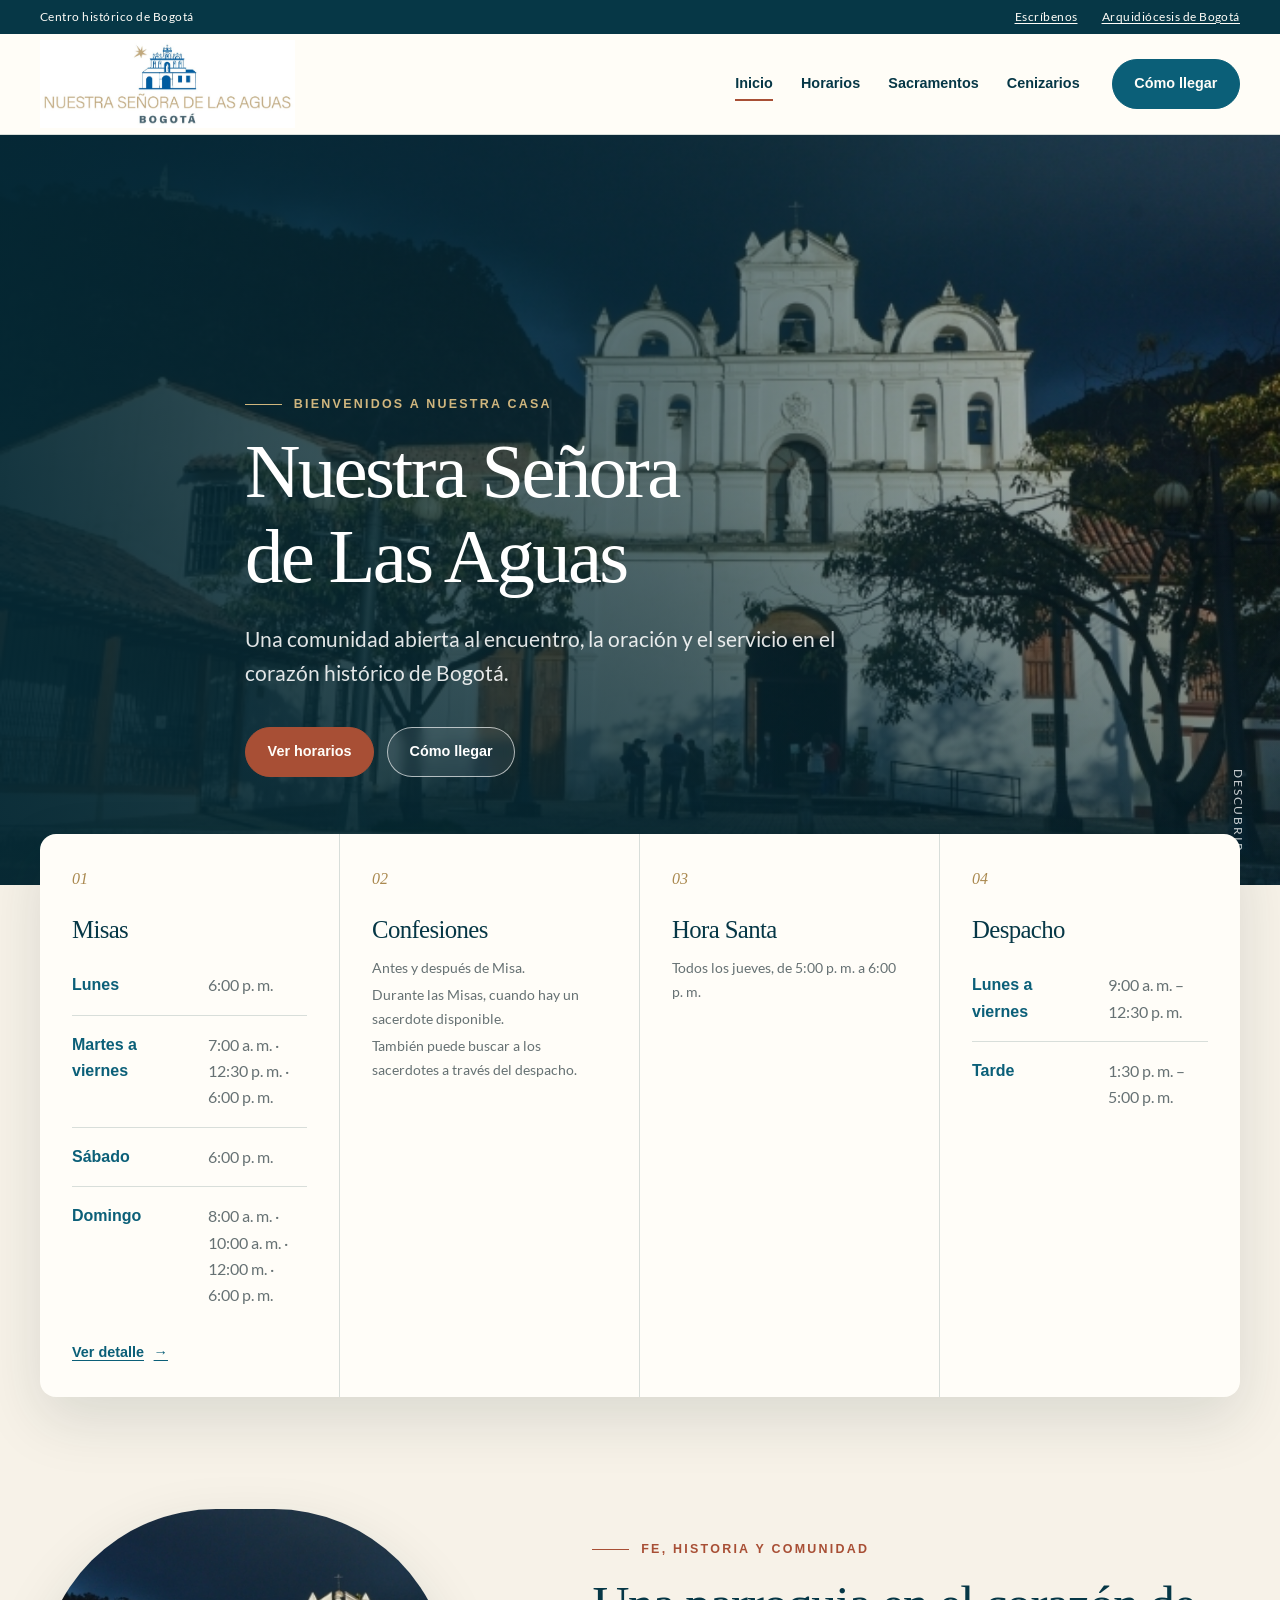
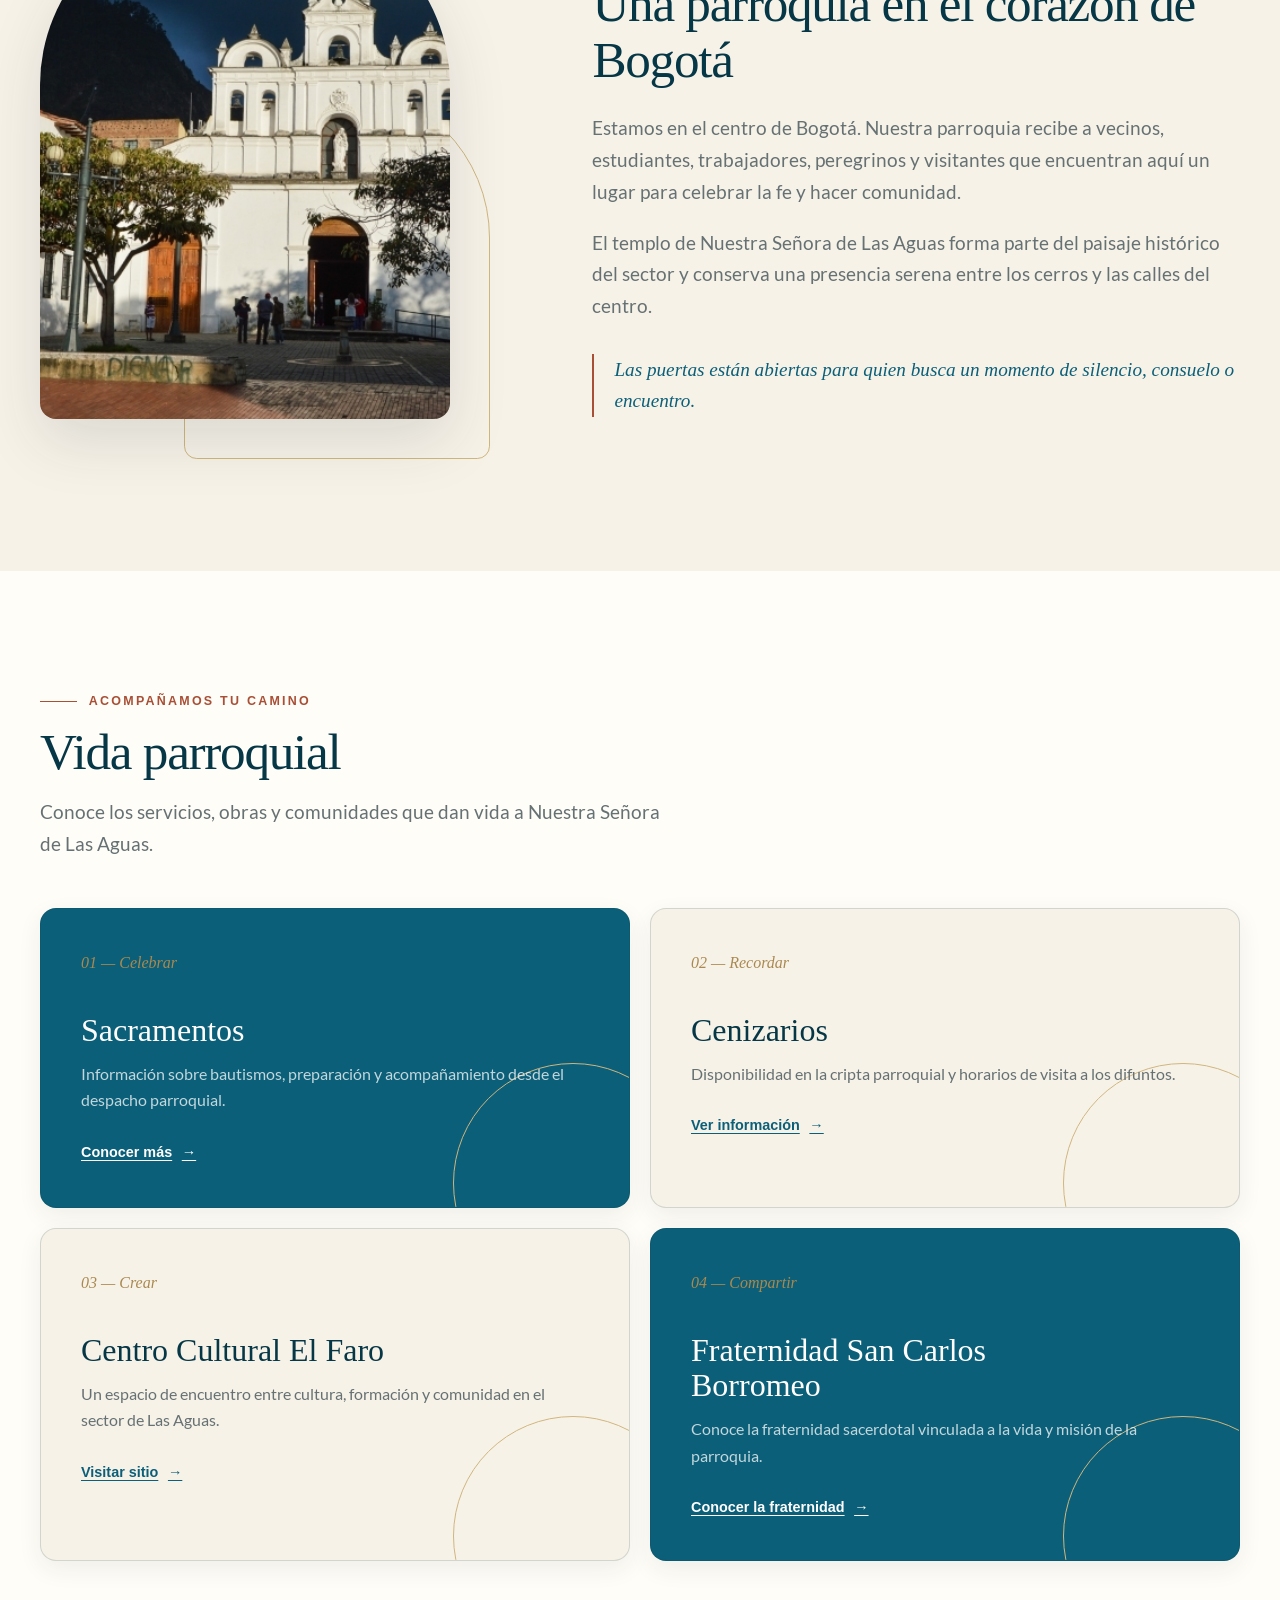
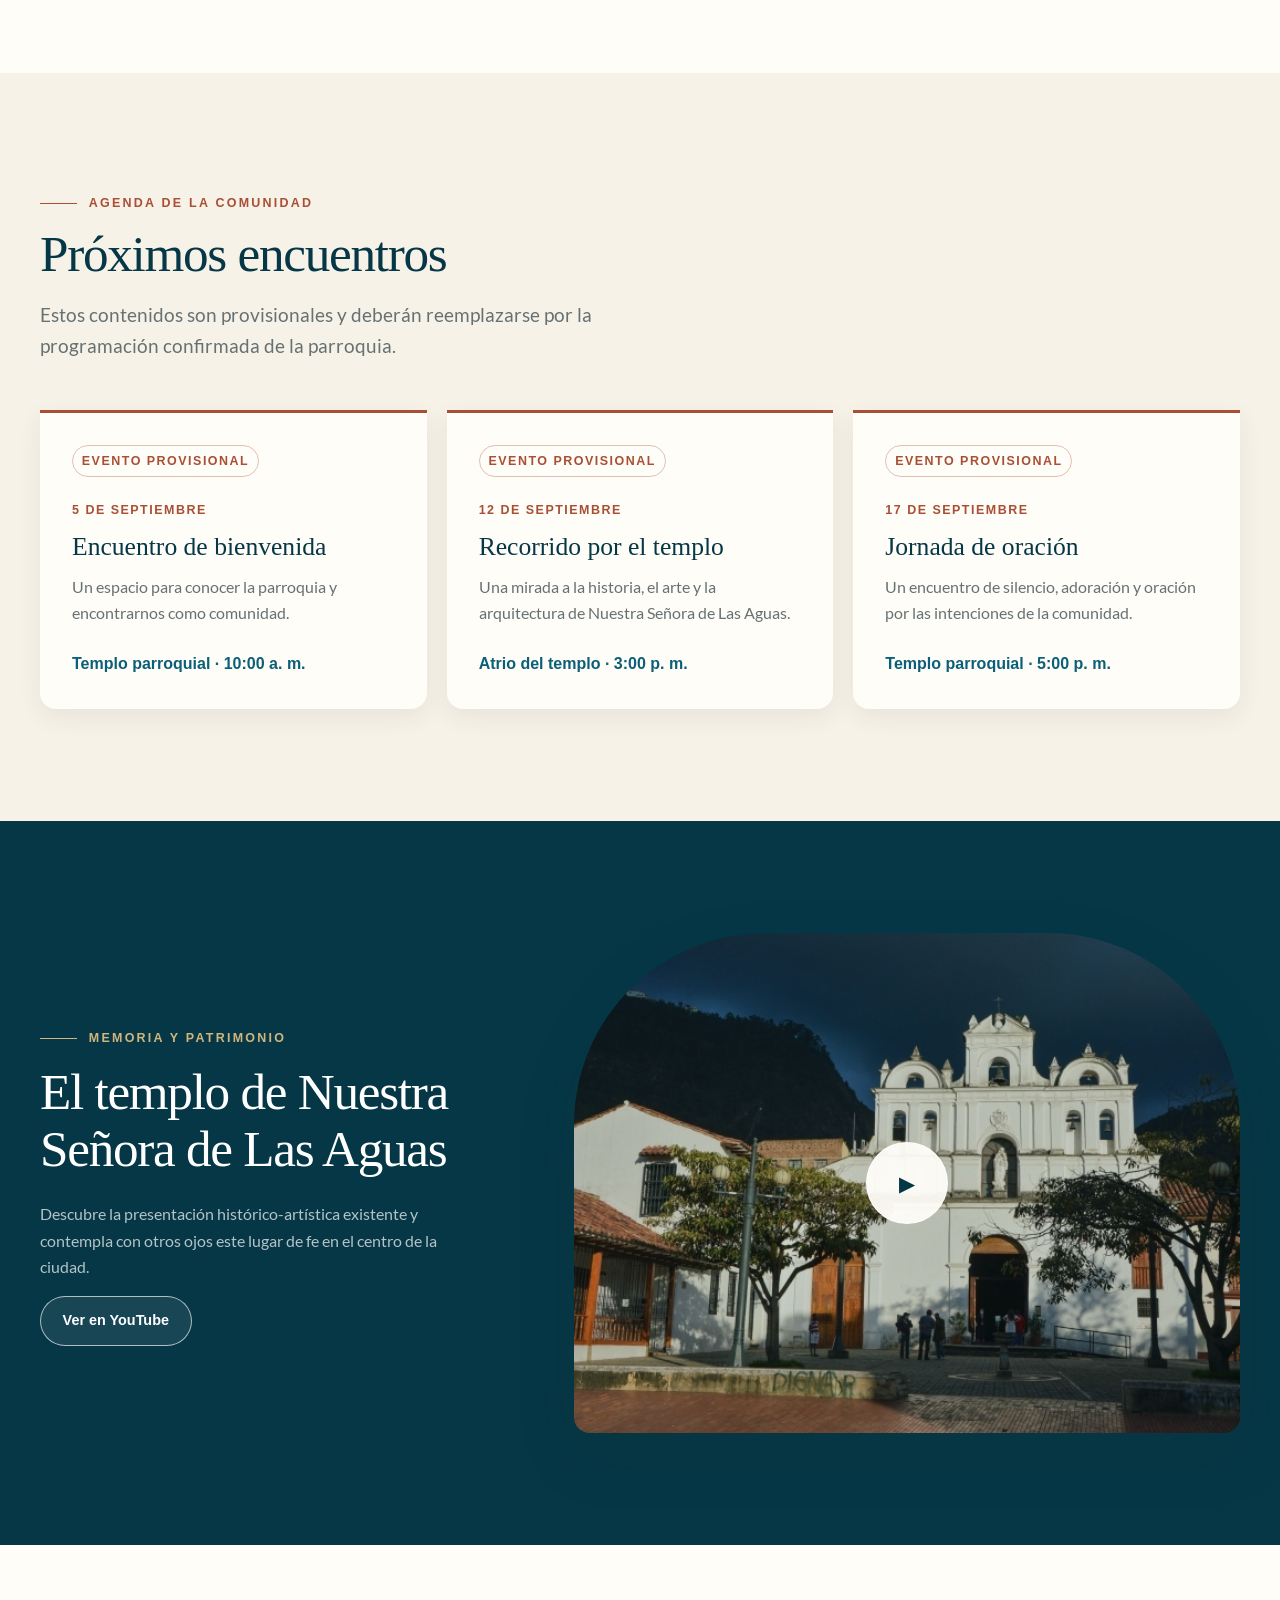
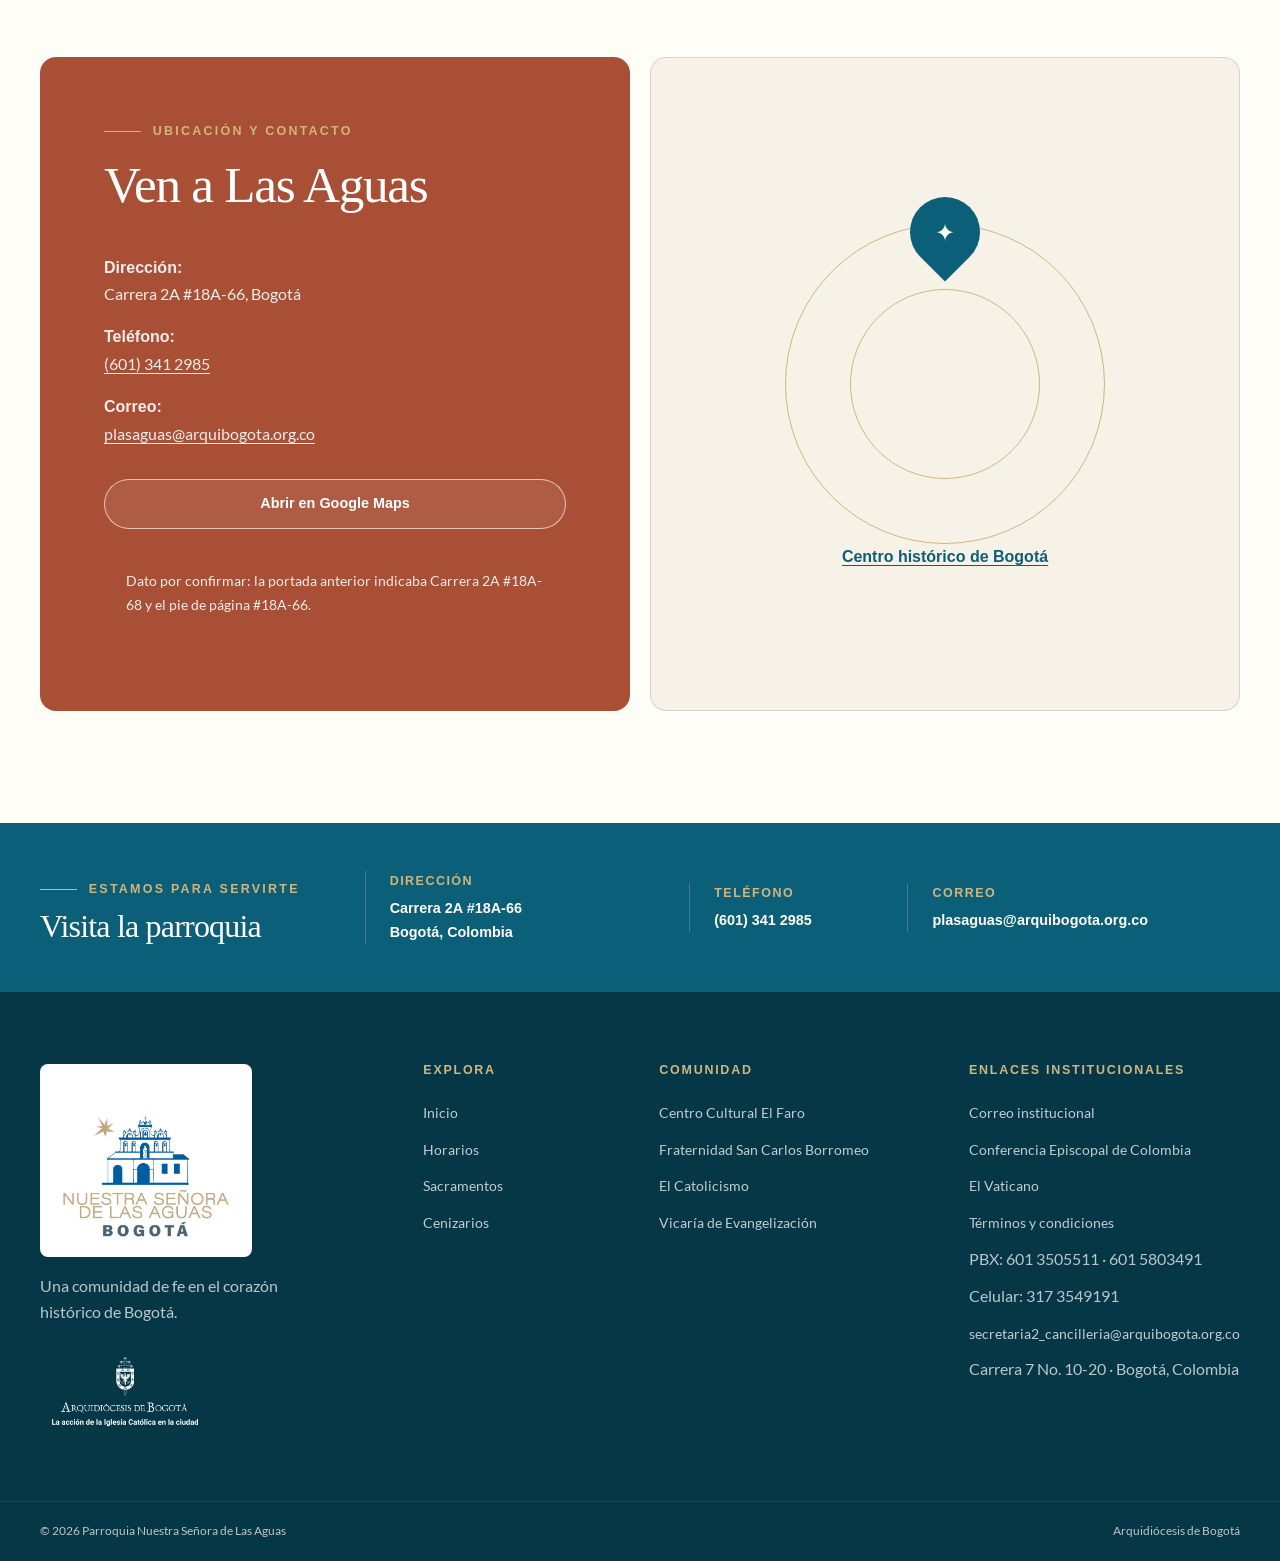
<file: index.html>
<!doctype html>
<html lang="es">
  <head>
    <meta charset="utf-8">
    <meta name="viewport" content="width=device-width, initial-scale=1">
    <meta name="description" content="Información, horarios y servicios de la Parroquia Nuestra Señora de Las Aguas en el centro histórico de Bogotá.">
    <title>Parroquia Nuestra Señora de Las Aguas</title>
    <link rel="icon" href="assets/favicon.png">
    <link rel="stylesheet" href="styles.css">
    <script src="script.js" defer></script>
  </head>
  <body data-page="inicio">
    <div id="site-header"></div>

    <main id="main-content">
      <section class="hero-home" aria-labelledby="home-title">
        <div class="container hero-content">
          <span class="eyebrow">Bienvenidos a nuestra casa</span>
          <h1 id="home-title">Nuestra Señora<br>de Las Aguas</h1>
          <p>Una comunidad abierta al encuentro, la oración y el servicio en el corazón histórico de Bogotá.</p>
          <div class="hero-actions">
            <a class="button terracotta" href="#informacion-rapida">Ver horarios</a>
            <a class="button secondary" href="https://www.google.com/maps/search/?api=1&query=Parroquia+Nuestra+Se%C3%B1ora+de+Las+Aguas+Bogot%C3%A1" target="_blank" rel="noopener noreferrer">Cómo llegar</a>
          </div>
        </div>
        <a class="hero-scroll" href="#informacion-rapida">Descubrir</a>
      </section>

      <section id="informacion-rapida" class="quick-info" aria-label="Información rápida">
        <div class="container quick-grid">
          <article class="quick-card">
            <span class="quick-number">01</span>
            <h2>Misas</h2>
            <div data-schedule="massesHome"></div>
            <a class="text-link" href="horarios.html">Ver detalle</a>
          </article>
          <article class="quick-card">
            <span class="quick-number">02</span>
            <h2>Confesiones</h2>
            <div data-schedule="confessionsHome"></div>
          </article>
          <article class="quick-card">
            <span class="quick-number">03</span>
            <h2>Hora Santa</h2>
            <p data-schedule="holyHour"></p>
          </article>
          <article class="quick-card">
            <span class="quick-number">04</span>
            <h2>Despacho</h2>
            <div data-schedule="office"></div>
          </article>
        </div>
      </section>

      <section class="container welcome" aria-labelledby="welcome-title">
        <div class="welcome-visual">
          <img src="assets/iglesia-las-aguas.jpeg" alt="Fachada colonial de la iglesia Nuestra Señora de Las Aguas" loading="lazy">
        </div>
        <div class="welcome-copy">
          <span class="eyebrow">Fe, historia y comunidad</span>
          <h2 id="welcome-title">Una parroquia en el corazón de Bogotá</h2>
          <p>Estamos en el centro de Bogotá. Nuestra parroquia recibe a vecinos, estudiantes, trabajadores, peregrinos y visitantes que encuentran aquí un lugar para celebrar la fe y hacer comunidad.</p>
          <p>El templo de Nuestra Señora de Las Aguas forma parte del paisaje histórico del sector y conserva una presencia serena entre los cerros y las calles del centro.</p>
          <p class="welcome-note">Las puertas están abiertas para quien busca un momento de silencio, consuelo o encuentro.</p>
        </div>
      </section>

      <section class="services" aria-labelledby="services-title">
        <div class="container">
          <div class="section-heading">
            <span class="eyebrow">Acompañamos tu camino</span>
            <h2 id="services-title">Vida parroquial</h2>
            <p>Conoce los servicios, obras y comunidades que dan vida a Nuestra Señora de Las Aguas.</p>
          </div>
          <div class="card-grid">
            <article class="service-card featured">
              <span class="card-index">01 — Celebrar</span>
              <h3>Sacramentos</h3>
              <p>Información sobre bautismos, preparación y acompañamiento desde el despacho parroquial.</p>
              <a class="text-link" href="sacramentos.html">Conocer más</a>
            </article>
            <article class="service-card">
              <span class="card-index">02 — Recordar</span>
              <h3>Cenizarios</h3>
              <p>Disponibilidad en la cripta parroquial y horarios de visita a los difuntos.</p>
              <a class="text-link" href="cenizarios.html">Ver información</a>
            </article>
            <article class="service-card">
              <span class="card-index">03 — Crear</span>
              <h3>Centro Cultural El Faro</h3>
              <p>Un espacio de encuentro entre cultura, formación y comunidad en el sector de Las Aguas.</p>
              <a class="text-link" href="https://centroculturalelfaro.wixsite.com/elfaro" target="_blank" rel="noopener noreferrer">Visitar sitio</a>
            </article>
            <article class="service-card featured">
              <span class="card-index">04 — Compartir</span>
              <h3>Fraternidad San Carlos Borromeo</h3>
              <p>Conoce la fraternidad sacerdotal vinculada a la vida y misión de la parroquia.</p>
              <a class="text-link" href="http://sancarlo.org/es/" target="_blank" rel="noopener noreferrer">Conocer la fraternidad</a>
            </article>
          </div>
        </div>
      </section>

      <section class="events" aria-labelledby="events-title">
        <div class="container">
          <div class="section-heading">
            <span class="eyebrow">Agenda de la comunidad</span>
            <h2 id="events-title">Próximos encuentros</h2>
            <p>Estos contenidos son provisionales y deberán reemplazarse por la programación confirmada de la parroquia.</p>
          </div>
          <!-- CONTENIDO PROVISIONAL: reemplazar los tres eventos siguientes. -->
          <div class="events-grid">
            <article class="event-card">
              <span class="provisional-tag">Evento provisional</span>
              <time datetime="2026-09-05">5 de septiembre</time>
              <h3>Encuentro de bienvenida</h3>
              <p>Un espacio para conocer la parroquia y encontrarnos como comunidad.</p>
              <p class="event-meta">Templo parroquial · 10:00 a. m.</p>
            </article>
            <article class="event-card">
              <span class="provisional-tag">Evento provisional</span>
              <time datetime="2026-09-12">12 de septiembre</time>
              <h3>Recorrido por el templo</h3>
              <p>Una mirada a la historia, el arte y la arquitectura de Nuestra Señora de Las Aguas.</p>
              <p class="event-meta">Atrio del templo · 3:00 p. m.</p>
            </article>
            <article class="event-card">
              <span class="provisional-tag">Evento provisional</span>
              <time datetime="2026-09-17">17 de septiembre</time>
              <h3>Jornada de oración</h3>
              <p>Un encuentro de silencio, adoración y oración por las intenciones de la comunidad.</p>
              <p class="event-meta">Templo parroquial · 5:00 p. m.</p>
            </article>
          </div>
        </div>
      </section>

      <section class="video-feature" aria-labelledby="video-title">
        <div class="container video-grid">
          <div class="video-copy">
            <span class="eyebrow light">Memoria y patrimonio</span>
            <h2 id="video-title">El templo de Nuestra Señora de Las Aguas</h2>
            <p>Descubre la presentación histórico-artística existente y contempla con otros ojos este lugar de fe en el centro de la ciudad.</p>
            <a class="button secondary" href="https://www.youtube.com/watch?v=vtWlBnsHJss" target="_blank" rel="noopener noreferrer">Ver en YouTube</a>
          </div>
          <div class="video-frame">
            <img src="assets/iglesia-las-aguas.jpeg" alt="Vista de la fachada del templo usada como portada del video" loading="lazy">
            <a class="play-button" href="https://www.youtube.com/watch?v=vtWlBnsHJss" target="_blank" rel="noopener noreferrer" aria-label="Reproducir presentación histórico-artística en YouTube">▶</a>
          </div>
        </div>
      </section>

      <section class="location" aria-labelledby="location-title">
        <div class="container location-grid">
          <div class="location-card">
            <span class="eyebrow light">Ubicación y contacto</span>
            <h2 id="location-title">Ven a Las Aguas</h2>
            <div class="location-details">
              <p><strong>Dirección:</strong><br><span data-parish="address"></span>, Bogotá</p>
              <p><strong>Teléfono:</strong><br><a href="tel:+576013412985">(601) 341 2985</a></p>
              <p><strong>Correo:</strong><br><a href="mailto:plasaguas@arquibogota.org.co">plasaguas@arquibogota.org.co</a></p>
            </div>
            <a class="button secondary" href="https://www.google.com/maps/search/?api=1&query=Parroquia+Nuestra+Se%C3%B1ora+de+Las+Aguas+Bogot%C3%A1" target="_blank" rel="noopener noreferrer">Abrir en Google Maps</a>
            <p class="notice">Dato por confirmar: la portada anterior indicaba Carrera 2A #18A-68 y el pie de página #18A-66.</p>
          </div>
          <a class="map-card" href="https://www.google.com/maps/search/?api=1&query=Parroquia+Nuestra+Se%C3%B1ora+de+Las+Aguas+Bogot%C3%A1" target="_blank" rel="noopener noreferrer" aria-label="Abrir ubicación de la parroquia en Google Maps">
            <span class="map-pin" aria-hidden="true"><span>✦</span></span>
            <strong>Centro histórico de Bogotá</strong>
          </a>
        </div>
      </section>
    </main>

    <div id="site-footer"></div>
  </body>
</html>
</file>
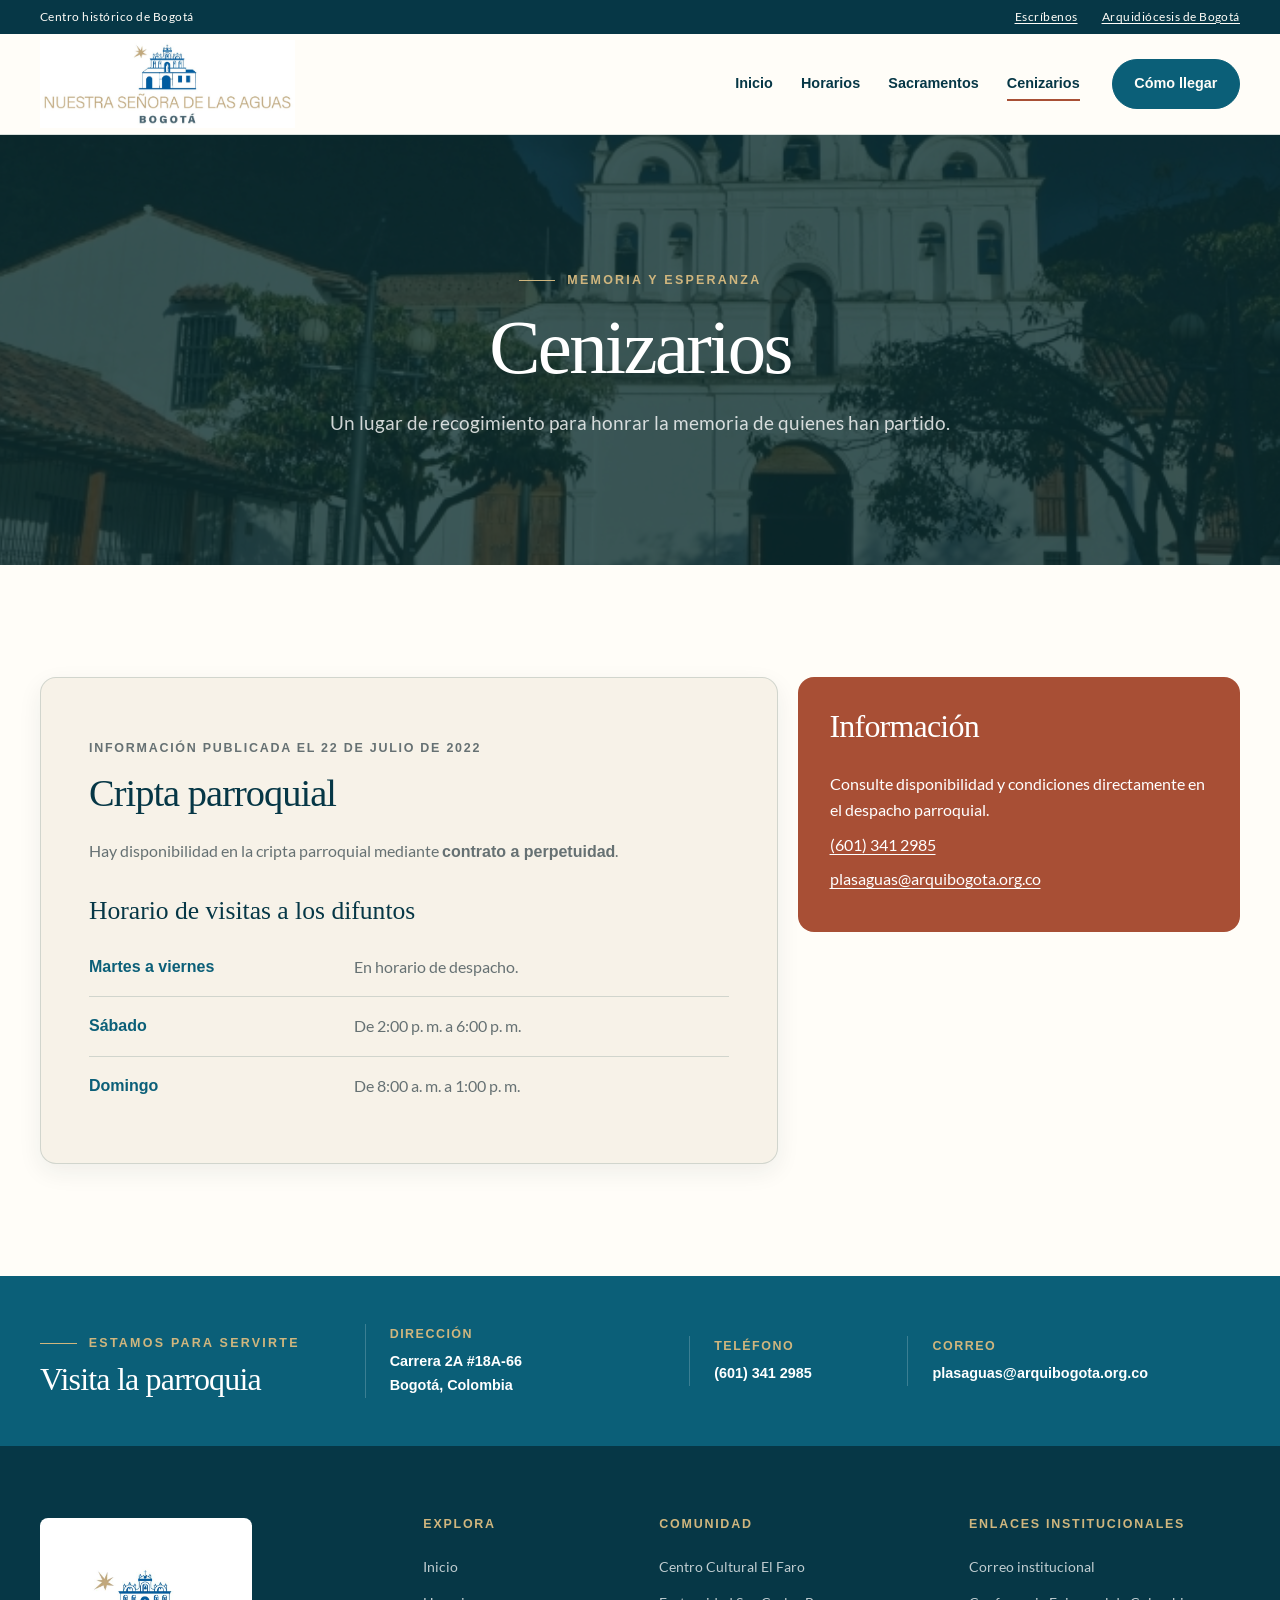
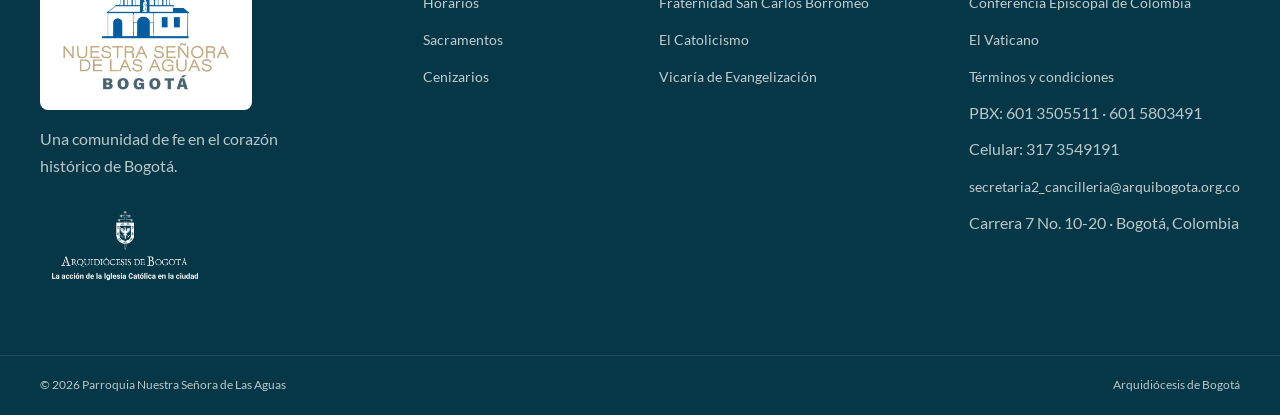
<file: cenizarios.html>
<!doctype html>
<html lang="es">
  <head>
    <meta charset="utf-8">
    <meta name="viewport" content="width=device-width, initial-scale=1">
    <meta name="description" content="Información, disponibilidad y horarios de visita de los cenizarios parroquiales.">
    <title>Cenizarios | Parroquia Nuestra Señora de Las Aguas</title>
    <link rel="icon" href="assets/favicon.png">
    <link rel="stylesheet" href="styles.css">
    <script src="script.js" defer></script>
  </head>
  <body data-page="cenizarios">
    <div id="site-header"></div>
    <main id="main-content">
      <header class="inner-hero">
        <div class="container">
          <span class="eyebrow">Memoria y esperanza</span>
          <h1>Cenizarios</h1>
          <p>Un lugar de recogimiento para honrar la memoria de quienes han partido.</p>
        </div>
      </header>
      <section class="content-section paper">
        <div class="container detail-layout">
          <article class="info-card">
            <p class="date-label">Información publicada el 22 de julio de 2022</p>
            <h2>Cripta parroquial</h2>
            <p>Hay disponibilidad en la cripta parroquial mediante <strong>contrato a perpetuidad</strong>.</p>
            <h3>Horario de visitas a los difuntos</h3>
            <dl class="schedule-list">
              <div><dt>Martes a viernes</dt><dd>En horario de despacho.</dd></div>
              <div><dt>Sábado</dt><dd>De 2:00 p. m. a 6:00 p. m.</dd></div>
              <div><dt>Domingo</dt><dd>De 8:00 a. m. a 1:00 p. m.</dd></div>
            </dl>
          </article>
          <aside class="sidebar-card" aria-labelledby="cenizario-contact">
            <h2 id="cenizario-contact">Información</h2>
            <p>Consulte disponibilidad y condiciones directamente en el despacho parroquial.</p>
            <p><a href="tel:+576013412985">(601) 341 2985</a></p>
            <p><a href="mailto:plasaguas@arquibogota.org.co">plasaguas@arquibogota.org.co</a></p>
          </aside>
        </div>
      </section>
    </main>
    <div id="site-footer"></div>
  </body>
</html>
</file>
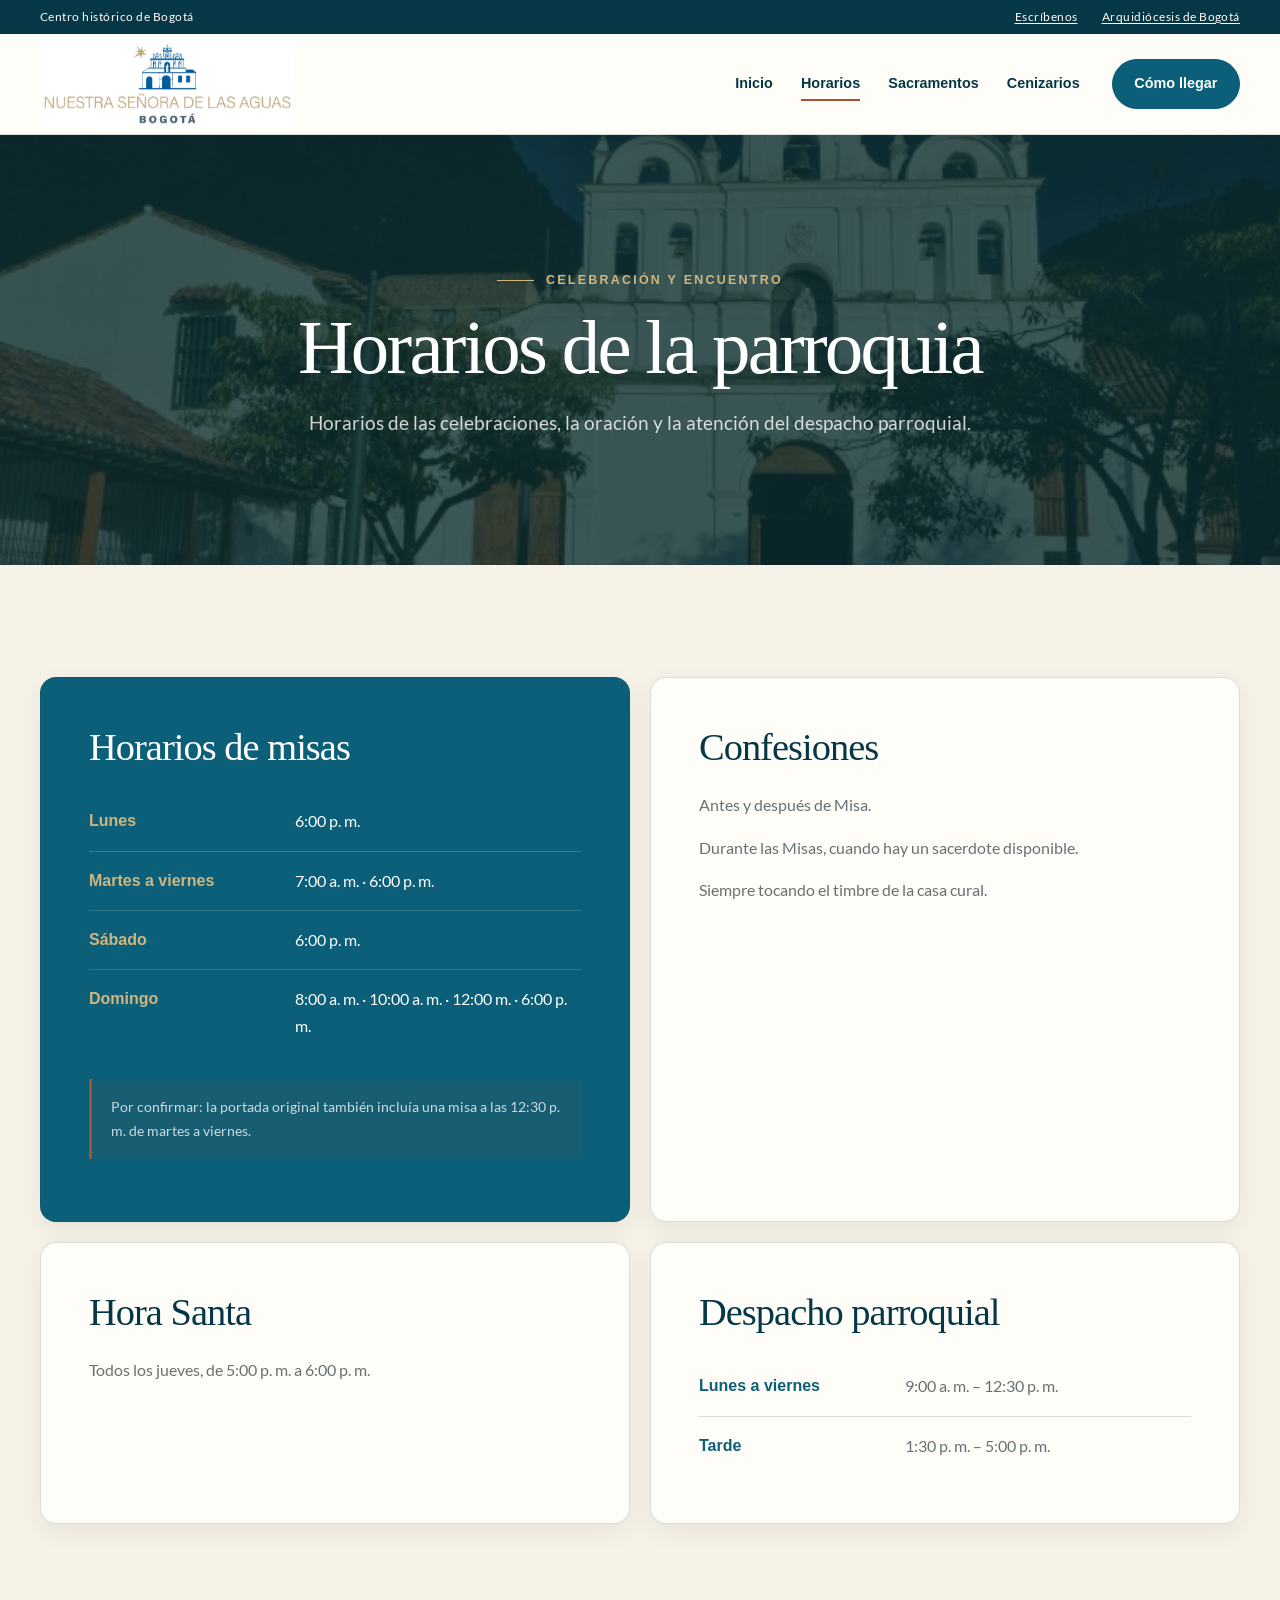
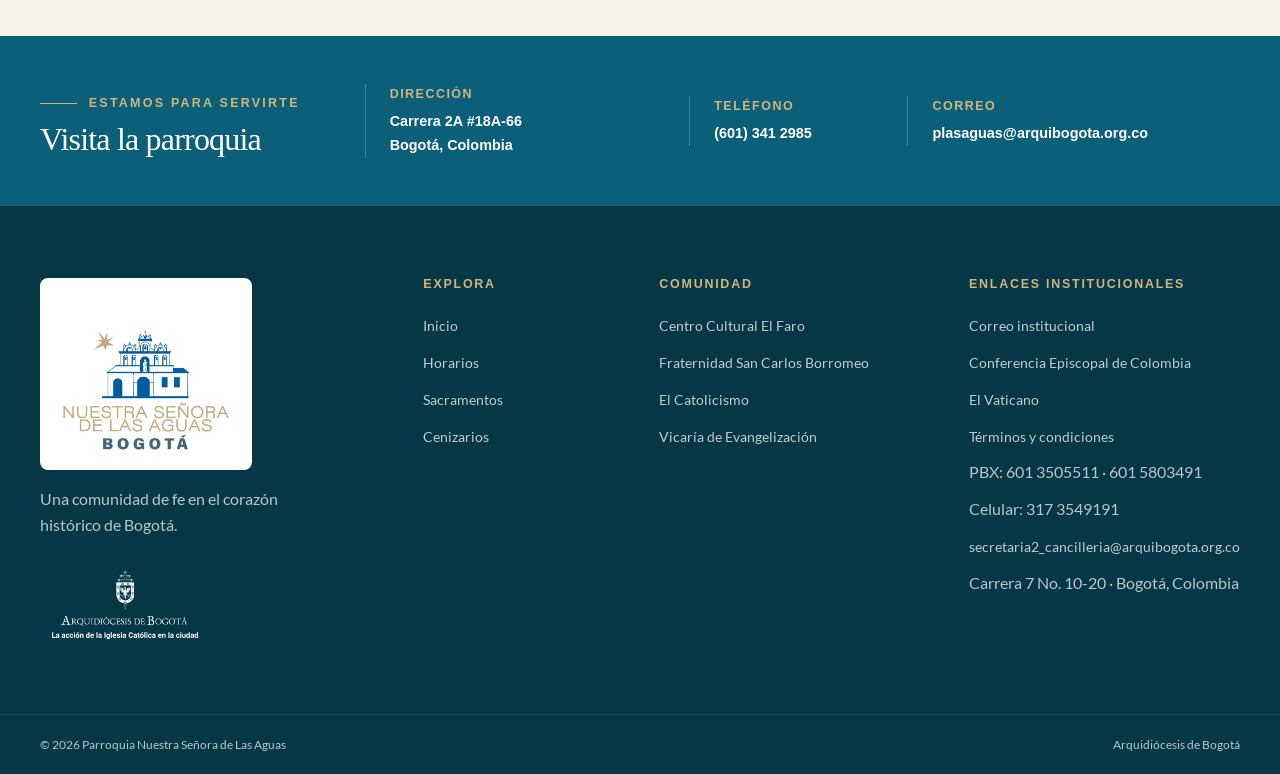
<file: horarios.html>
<!doctype html>
<html lang="es">
  <head>
    <meta charset="utf-8">
    <meta name="viewport" content="width=device-width, initial-scale=1">
    <meta name="description" content="Horarios de celebraciones, confesiones, Hora Santa y atención del despacho parroquial.">
    <title>Horarios | Parroquia Nuestra Señora de Las Aguas</title>
    <link rel="icon" href="assets/favicon.png">
    <link rel="stylesheet" href="styles.css">
    <script src="script.js" defer></script>
  </head>
  <body data-page="horarios">
    <div id="site-header"></div>
    <main id="main-content">
      <header class="inner-hero">
        <div class="container">
          <span class="eyebrow">Celebración y encuentro</span>
          <h1>Horarios de la parroquia</h1>
          <p>Horarios de las celebraciones, la oración y la atención del despacho parroquial.</p>
        </div>
      </header>
      <section class="content-section" aria-label="Horarios detallados">
        <div class="container content-grid">
          <article class="info-card accent">
            <h2>Horarios de misas</h2>
            <div data-schedule="massesSchedulePage"></div>
            <p class="notice">Por confirmar: la portada original también incluía una misa a las 12:30 p. m. de martes a viernes.</p>
          </article>
          <article class="info-card">
            <h2>Confesiones</h2>
            <div data-schedule="confessionsSchedulePage"></div>
          </article>
          <article class="info-card">
            <h2>Hora Santa</h2>
            <p data-schedule="holyHour"></p>
          </article>
          <article class="info-card">
            <h2>Despacho parroquial</h2>
            <div data-schedule="office"></div>
          </article>
        </div>
      </section>
    </main>
    <div id="site-footer"></div>
  </body>
</html>
</file>
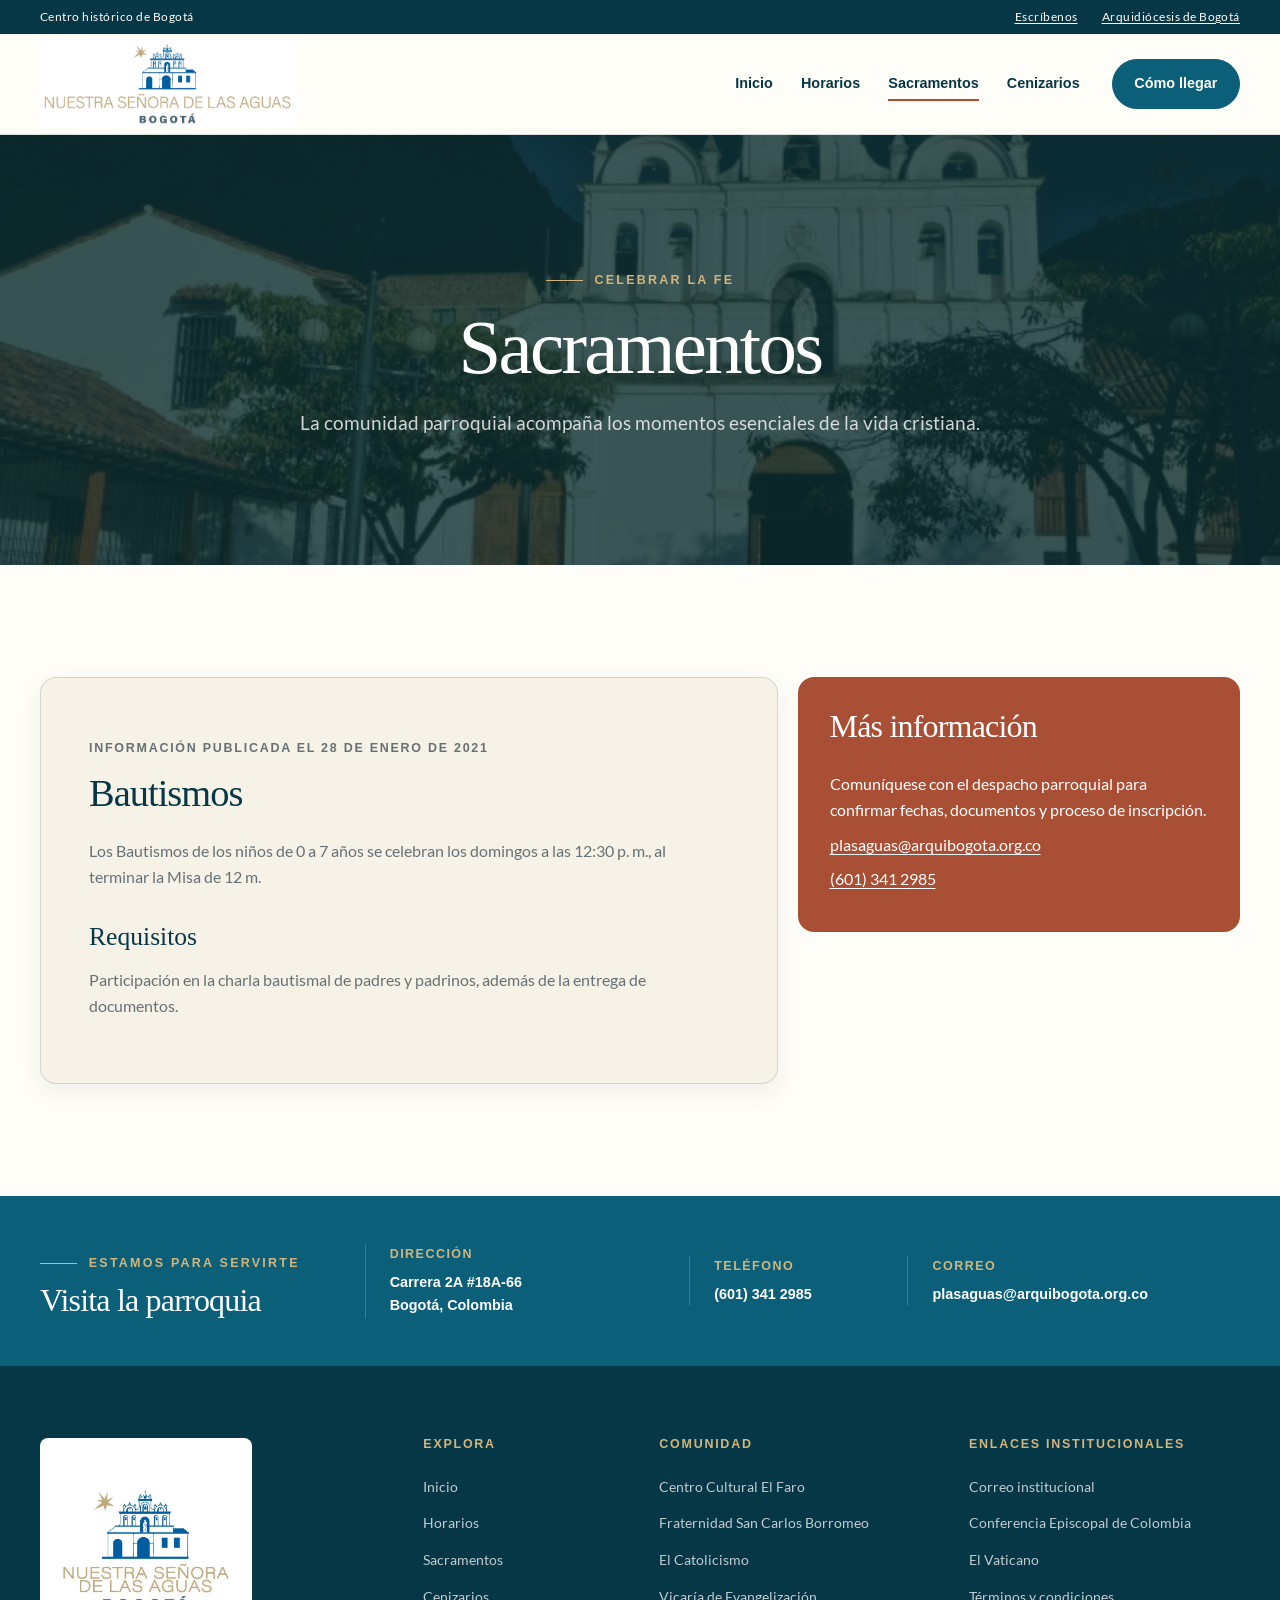
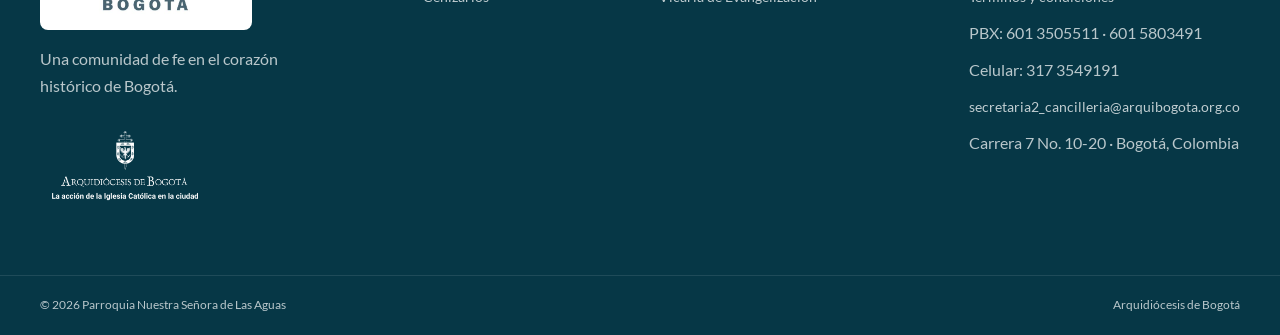
<file: sacramentos.html>
<!doctype html>
<html lang="es">
  <head>
    <meta charset="utf-8">
    <meta name="viewport" content="width=device-width, initial-scale=1">
    <meta name="description" content="Información sobre bautismos y sacramentos de la Parroquia Nuestra Señora de Las Aguas.">
    <title>Sacramentos | Parroquia Nuestra Señora de Las Aguas</title>
    <link rel="icon" href="assets/favicon.png">
    <link rel="stylesheet" href="styles.css">
    <script src="script.js" defer></script>
  </head>
  <body data-page="sacramentos">
    <div id="site-header"></div>
    <main id="main-content">
      <header class="inner-hero">
        <div class="container">
          <span class="eyebrow">Celebrar la fe</span>
          <h1>Sacramentos</h1>
          <p>La comunidad parroquial acompaña los momentos esenciales de la vida cristiana.</p>
        </div>
      </header>
      <section class="content-section paper">
        <div class="container detail-layout">
          <article class="info-card">
            <p class="date-label">Información publicada el 28 de enero de 2021</p>
            <h2>Bautismos</h2>
            <p>Los Bautismos de los niños de 0 a 7 años se celebran los domingos a las 12:30 p. m., al terminar la Misa de 12 m.</p>
            <h3>Requisitos</h3>
            <p>Participación en la charla bautismal de padres y padrinos, además de la entrega de documentos.</p>
          </article>
          <aside class="sidebar-card" aria-labelledby="sacrament-contact">
            <h2 id="sacrament-contact">Más información</h2>
            <p>Comuníquese con el despacho parroquial para confirmar fechas, documentos y proceso de inscripción.</p>
            <p><a href="mailto:plasaguas@arquibogota.org.co">plasaguas@arquibogota.org.co</a></p>
            <p><a href="tel:+576013412985">(601) 341 2985</a></p>
          </aside>
        </div>
      </section>
    </main>
    <div id="site-footer"></div>
  </body>
</html>
</file>
<file: styles.css>
@font-face { font-family: "Lato"; src: url("assets/fonts/Lato-Regular.ttf") format("truetype"); font-display: swap; }
@font-face { font-family: "Lato"; src: url("assets/fonts/Lato-Black.ttf") format("truetype"); font-weight: 800; font-display: swap; }

:root {
  --ivory: #f7f2e8;
  --paper: #fffdf8;
  --paper-deep: #eee5d5;
  --petrol: #0b5f78;
  --petrol-dark: #063746;
  --gold: #aa8950;
  --gold-light: #d0b67e;
  --terracotta: #a84f35;
  --ink: #253133;
  --muted: #667173;
  --line: rgba(18, 63, 67, 0.16);
  --white: #fff;
  --font-serif: Georgia, "Times New Roman", serif;
  --font-sans: "Lato", Arial, sans-serif;
  --text-xs: 0.78rem;
  --text-sm: 0.9rem;
  --text-base: 1rem;
  --text-lg: 1.2rem;
  --space-1: 0.5rem;
  --space-2: 0.75rem;
  --space-3: 1rem;
  --space-4: 1.5rem;
  --space-5: 2rem;
  --space-6: 3rem;
  --space-7: 4.5rem;
  --space-8: 7rem;
  --radius-sm: 0.5rem;
  --radius-md: 1rem;
  --radius-lg: 1.5rem;
  --shadow-sm: 0 8px 24px rgba(28, 39, 39, 0.07);
  --shadow-md: 0 22px 60px rgba(20, 45, 44, 0.13);
  --max-width: 1200px;
  --header-height: 100px;
}

*, *::before, *::after { box-sizing: border-box; }
html { scroll-behavior: smooth; }
body { margin: 0; overflow-x: hidden; color: var(--ink); background: var(--ivory); font-family: var(--font-sans); line-height: 1.65; }
img { display: block; max-width: 100%; }
a { color: var(--petrol); text-decoration-thickness: 1px; text-underline-offset: 0.2em; }
button, a { -webkit-tap-highlight-color: transparent; }
:focus-visible { outline: 3px solid var(--terracotta); outline-offset: 4px; border-radius: 2px; }
h1, h2, h3, p { overflow-wrap: break-word; }
h1, h2, h3 { color: var(--petrol-dark); font-family: var(--font-serif); font-weight: 400; line-height: 1.1; }
h1 { font-size: clamp(2.65rem, 6vw, 5.7rem); letter-spacing: -0.035em; }
h2 { font-size: clamp(2.05rem, 4vw, 3.6rem); letter-spacing: -0.025em; }
h3 { font-size: clamp(1.35rem, 2vw, 1.75rem); }
.container { width: min(calc(100% - 3rem), var(--max-width)); margin-inline: auto; }
.sr-only { position: absolute; width: 1px; height: 1px; padding: 0; margin: -1px; overflow: hidden; clip: rect(0, 0, 0, 0); white-space: nowrap; border: 0; }
.skip-link { position: fixed; z-index: 1000; top: 1rem; left: 1rem; padding: 0.8rem 1rem; color: var(--white); background: var(--petrol-dark); transform: translateY(-180%); }
.skip-link:focus { transform: translateY(0); }
.eyebrow { display: inline-flex; align-items: center; gap: 0.75rem; color: var(--terracotta); font-size: var(--text-xs); font-weight: 800; letter-spacing: 0.18em; text-transform: uppercase; }
.eyebrow::before { width: 2.3rem; height: 1px; background: currentColor; content: ""; }
.eyebrow.light { color: var(--gold-light); }
.section-heading { max-width: 720px; margin-bottom: var(--space-6); }
.section-heading h2 { margin: 0.8rem 0 1rem; }
.section-heading p { max-width: 630px; margin: 0; color: var(--muted); font-size: var(--text-lg); }

.utility-bar { color: var(--paper); background: var(--petrol-dark); font-size: var(--text-xs); letter-spacing: 0.04em; }
.utility-inner { display: flex; min-height: 34px; align-items: center; justify-content: space-between; }
.utility-links { display: flex; gap: 1.5rem; }
.utility-bar a { color: inherit; }
.site-header { position: relative; z-index: 50; border-bottom: 1px solid var(--line); background: rgba(255, 253, 248, 0.97); }
.header-row { display: flex; min-height: var(--header-height); align-items: center; justify-content: space-between; gap: 2rem; }
.brand { display: inline-flex; align-items: center; color: var(--petrol-dark); text-decoration: none; }
.brand-logo { display: block; height: auto; }
.brand-logo-header { width: 255px; }
.main-nav { display: flex; align-items: center; gap: clamp(1.2rem, 2.5vw, 2.5rem); }
.nav-list { display: flex; margin: 0; padding: 0; list-style: none; gap: clamp(1rem, 2.2vw, 2.2rem); }
.nav-list a { position: relative; display: block; padding: 1rem 0; color: var(--petrol-dark); font-size: var(--text-sm); font-weight: 800; text-decoration: none; }
.nav-list a::after { position: absolute; right: 0; bottom: 0.65rem; left: 0; height: 2px; background: var(--terracotta); content: ""; transform: scaleX(0); transition: transform 180ms ease; }
.nav-list a:hover::after, .nav-list a:focus-visible::after, .nav-list a[aria-current="page"]::after { transform: scaleX(1); }
.nav-cta, .button { display: inline-flex; min-height: 48px; align-items: center; justify-content: center; padding: 0.75rem 1.35rem; border: 1px solid var(--petrol); border-radius: 999px; color: var(--paper); background: var(--petrol); font-size: var(--text-sm); font-weight: 800; text-decoration: none; transition: color 180ms ease, background 180ms ease, transform 180ms ease; }
.nav-cta:hover, .button:hover { color: var(--petrol); background: transparent; transform: translateY(-2px); }
.button.secondary { border-color: rgba(255,255,255,.65); color: var(--white); background: rgba(255,255,255,.08); backdrop-filter: blur(6px); }
.button.secondary:hover { color: var(--petrol-dark); background: var(--paper); }
.button.terracotta { border-color: var(--terracotta); background: var(--terracotta); }
.button.terracotta:hover { color: var(--terracotta); background: transparent; }
.text-link { display: inline-flex; align-items: center; gap: 0.6rem; font-size: var(--text-sm); font-weight: 800; }
.text-link::after { content: "→"; transition: transform 180ms ease; }
.text-link:hover::after { transform: translateX(4px); }
.menu-toggle { display: none; width: 48px; height: 48px; border: 1px solid var(--line); border-radius: 50%; color: var(--petrol); background: transparent; cursor: pointer; }
.menu-icon, .menu-icon::before, .menu-icon::after { display: block; width: 20px; height: 2px; margin: auto; background: currentColor; content: ""; transition: transform 180ms ease; }
.menu-icon::before { transform: translateY(-6px); }
.menu-icon::after { transform: translateY(4px); }
.menu-toggle[aria-expanded="true"] .menu-icon { background: transparent; }
.menu-toggle[aria-expanded="true"] .menu-icon::before { transform: translateY(0) rotate(45deg); }
.menu-toggle[aria-expanded="true"] .menu-icon::after { transform: translateY(-2px) rotate(-45deg); }

.hero-home { position: relative; display: grid; min-height: min(750px, calc(100vh - 122px)); align-items: end; color: var(--white); background: var(--petrol-dark); isolation: isolate; }
.hero-home::before { position: absolute; z-index: -2; inset: 0; background: url("assets/iglesia-las-aguas.jpeg") center 42% / cover no-repeat; content: ""; }
.hero-home::after { position: absolute; z-index: -1; inset: 0; background: linear-gradient(90deg, rgba(4,40,52,.92) 0%, rgba(4,40,52,.62) 52%, rgba(4,40,52,.15) 100%), linear-gradient(0deg, rgba(4,40,52,.58), transparent 58%); content: ""; }
.hero-content { max-width: 790px; padding-block: clamp(5rem, 12vh, 9rem); }
.hero-home .eyebrow { color: var(--gold-light); }
.hero-home h1 { max-width: 780px; margin: 1rem 0 1.4rem; color: var(--white); }
.hero-home p { max-width: 610px; margin: 0; color: rgba(255,255,255,.88); font-size: clamp(1.05rem, 2vw, 1.3rem); }
.hero-actions { display: flex; flex-wrap: wrap; gap: 0.8rem; margin-top: 2.3rem; }
.hero-scroll { position: absolute; right: 2rem; bottom: 2rem; color: rgba(255,255,255,.8); font-size: var(--text-xs); letter-spacing: .15em; text-decoration: none; text-transform: uppercase; writing-mode: vertical-rl; }

.quick-info { position: relative; z-index: 3; margin-top: -3.2rem; }
.quick-grid { display: grid; grid-template-columns: repeat(4, 1fr); overflow: hidden; border-radius: var(--radius-md); background: var(--paper); box-shadow: var(--shadow-md); }
.quick-card { min-width: 0; padding: 2rem; border-right: 1px solid var(--line); }
.quick-card:last-child { border: 0; }
.quick-number { display: block; margin-bottom: 1.5rem; color: var(--gold); font-family: var(--font-serif); font-size: 1rem; font-style: italic; }
.quick-card h2 { margin: 0 0 0.8rem; font-size: 1.55rem; }
.quick-card p { margin: 0.2rem 0; color: var(--muted); font-size: var(--text-sm); }
.quick-card .text-link { margin-top: 1rem; }

.welcome { display: grid; grid-template-columns: .82fr 1.18fr; align-items: center; gap: clamp(3rem, 8vw, 7rem); padding-block: var(--space-8); }
.welcome-visual { position: relative; padding: 0 2.5rem 2.5rem 0; }
.welcome-visual::after { position: absolute; z-index: -1; right: 0; bottom: 0; width: 68%; height: 68%; border: 1px solid var(--gold-light); border-radius: 12rem 12rem var(--radius-md) var(--radius-md); content: ""; }
.welcome-visual img { width: 100%; min-height: 510px; border-radius: 11rem 11rem var(--radius-md) var(--radius-md); box-shadow: var(--shadow-md); object-fit: cover; }
.welcome-copy h2 { margin: 1rem 0 1.5rem; }
.welcome-copy p { color: var(--muted); font-size: var(--text-lg); }
.welcome-note { margin-top: 2rem; padding-left: 1.25rem; border-left: 2px solid var(--terracotta); color: var(--petrol) !important; font-family: var(--font-serif); font-style: italic; }

.services { padding-block: var(--space-8); background: var(--paper); }
.card-grid { display: grid; grid-template-columns: repeat(2, 1fr); gap: 1.25rem; }
.service-card { position: relative; min-height: 300px; overflow: hidden; padding: 2.5rem; border: 1px solid var(--line); border-radius: var(--radius-md); background: var(--ivory); box-shadow: var(--shadow-sm); isolation: isolate; }
.service-card::after { position: absolute; z-index: -1; right: -4rem; bottom: -6rem; width: 15rem; height: 15rem; border: 1px solid var(--gold-light); border-radius: 50%; content: ""; }
.service-card.featured { color: var(--white); background: var(--petrol); }
.service-card.featured h3, .service-card.featured a { color: var(--white); }
.service-card .card-index { color: var(--gold); font-family: var(--font-serif); font-style: italic; }
.service-card h3 { max-width: 420px; margin: 2.3rem 0 .8rem; font-size: 2rem; }
.service-card p { max-width: 500px; margin: 0 0 1.5rem; color: var(--muted); }
.service-card.featured p { color: rgba(255,255,255,.75); }

.events { padding-block: var(--space-8); }
.events-grid { display: grid; grid-template-columns: repeat(3, 1fr); gap: 1.25rem; }
.event-card { display: flex; min-height: 285px; flex-direction: column; padding: 2rem; border-top: 3px solid var(--terracotta); border-radius: 0 0 var(--radius-md) var(--radius-md); background: var(--paper); box-shadow: var(--shadow-sm); }
.event-card time, .provisional-tag { color: var(--terracotta); font-size: var(--text-xs); font-weight: 800; letter-spacing: .12em; text-transform: uppercase; }
.provisional-tag { display: inline-block; align-self: start; margin-bottom: 1.4rem; padding: .3rem .55rem; border: 1px solid rgba(168,79,53,.35); border-radius: 999px; }
.event-card h3 { margin: .8rem 0; }
.event-card p { margin: 0; color: var(--muted); }
.event-card .event-meta { margin-top: auto; padding-top: 1.5rem; color: var(--petrol); font-weight: 800; }

.video-feature { padding-block: var(--space-8); color: var(--white); background: var(--petrol-dark); }
.video-grid { display: grid; grid-template-columns: .8fr 1.2fr; align-items: center; gap: clamp(3rem, 7vw, 6rem); }
.video-copy h2 { margin: 1rem 0 1.5rem; color: var(--white); }
.video-copy p { color: rgba(255,255,255,.7); }
.video-frame { position: relative; overflow: hidden; border-radius: 12rem 12rem var(--radius-md) var(--radius-md); box-shadow: var(--shadow-md); }
.video-frame img { width: 100%; aspect-ratio: 4/3; object-fit: cover; }
.video-frame::after { position: absolute; inset: 0; background: rgba(9,46,49,.2); content: ""; }
.play-button { position: absolute; z-index: 2; top: 50%; left: 50%; display: grid; width: 82px; height: 82px; place-items: center; border: 1px solid rgba(255,255,255,.8); border-radius: 50%; color: var(--petrol-dark); background: rgba(255,253,248,.94); font-size: 1.3rem; text-decoration: none; transform: translate(-50%, -50%); transition: transform 180ms ease; }
.play-button:hover { transform: translate(-50%, -50%) scale(1.06); }

.location { padding-block: var(--space-8); background: var(--paper); }
.location-grid { display: grid; grid-template-columns: 1fr 1fr; gap: 1.25rem; }
.location-card, .map-card { min-height: 390px; border-radius: var(--radius-md); }
.location-card { display: flex; flex-direction: column; justify-content: center; padding: clamp(2rem, 5vw, 4rem); color: var(--white); background: var(--terracotta); }
.location-card h2 { margin: 1rem 0; color: var(--white); }
.location-card p, .location-card a { color: rgba(255,255,255,.9); }
.location-details { display: grid; gap: 1rem; margin: 1.5rem 0 2rem; }
.location-details p { margin: 0; }
.map-card { position: relative; display: grid; overflow: hidden; place-items: center; border: 1px solid var(--line); background: var(--ivory); text-align: center; isolation: isolate; }
.map-card::before, .map-card::after { position: absolute; z-index: -1; border: 1px solid var(--gold-light); border-radius: 50%; content: ""; }
.map-card::before { width: 320px; height: 320px; }
.map-card::after { width: 190px; height: 190px; }
.map-pin { display: grid; width: 70px; height: 70px; place-items: center; border-radius: 50% 50% 50% 0; color: var(--white); background: var(--petrol); font-size: 1.5rem; transform: rotate(-45deg); }
.map-pin span { transform: rotate(45deg); }

.inner-hero { position: relative; display: grid; min-height: 430px; place-items: center; overflow: hidden; color: var(--white); background: var(--petrol-dark); text-align: center; isolation: isolate; }
.inner-hero::before { position: absolute; z-index: -2; inset: 0; background: url("assets/iglesia-las-aguas.jpeg") center / cover; content: ""; transform: scale(1.03); }
.inner-hero::after { position: absolute; z-index: -1; inset: 0; background: rgba(9,46,49,.78); content: ""; }
.inner-hero h1 { max-width: 950px; margin: 1rem auto 0; color: var(--white); font-size: clamp(2.7rem, 6vw, 5rem); }
.inner-hero p { max-width: 680px; margin: 1rem auto 0; color: rgba(255,255,255,.8); font-size: var(--text-lg); }
.inner-hero .eyebrow { color: var(--gold-light); }
.content-section { padding-block: var(--space-8); }
.content-section.paper { background: var(--paper); }
.content-grid { display: grid; grid-template-columns: repeat(2, 1fr); gap: 1.25rem; }
.info-card { padding: clamp(1.8rem, 4vw, 3rem); border: 1px solid var(--line); border-radius: var(--radius-md); background: var(--paper); box-shadow: var(--shadow-sm); }
.paper .info-card { background: var(--ivory); }
.info-card.accent { color: var(--white); background: var(--petrol); }
.info-card.accent h2, .info-card.accent h3, .info-card.accent a { color: var(--white); }
.info-card h2 { margin: 0 0 1.5rem; font-size: clamp(1.8rem, 3vw, 2.6rem); }
.info-card h3 { margin: 2rem 0 .8rem; }
.info-card p { color: var(--muted); }
.info-card.accent p { color: rgba(255,255,255,.78); }
.info-card.full { grid-column: 1 / -1; }
.schedule-list { margin: 0; }
.schedule-list div { display: grid; grid-template-columns: minmax(120px, .8fr) 1.2fr; gap: 1rem; padding: 1rem 0; border-bottom: 1px solid var(--line); }
.schedule-list div:last-child { border: 0; }
.schedule-list dt { color: var(--petrol); font-weight: 800; }
.schedule-list dd { margin: 0; color: var(--muted); }
.accent .schedule-list div { border-color: rgba(255,255,255,.17); }
.accent .schedule-list dt { color: var(--gold-light); }
.accent .schedule-list dd { color: var(--white); }
.notice { margin-top: 1.5rem; padding: 1rem 1.2rem; border-left: 3px solid var(--terracotta); background: rgba(168,79,53,.08); font-size: var(--text-sm); }
.date-label { color: var(--terracotta); font-size: var(--text-xs); font-weight: 800; letter-spacing: .14em; text-transform: uppercase; }
.detail-layout { display: grid; grid-template-columns: minmax(0, 1.25fr) minmax(280px, .75fr); gap: 1.25rem; align-items: start; }
.sidebar-card { position: sticky; top: 1.5rem; padding: 2rem; border-radius: var(--radius-md); color: var(--white); background: var(--terracotta); }
.sidebar-card h2, .sidebar-card a { color: var(--white); }
.sidebar-card h2 { margin-top: 0; font-size: 2rem; }
.sidebar-card p { margin: .5rem 0; }

.contact-band { padding-block: 3rem; color: var(--white); background: var(--petrol); }
.contact-band-grid { display: grid; grid-template-columns: 1.1fr 1.1fr .7fr 1.25fr; align-items: center; gap: 2rem; }
.contact-band h2 { margin: .55rem 0 0; color: var(--white); font-size: 2rem; }
.contact-band a { display: flex; min-width: 0; flex-direction: column; padding-left: 1.5rem; border-left: 1px solid rgba(255,255,255,.2); color: var(--white); text-decoration: none; }
.contact-band a span { color: var(--gold-light); font-size: var(--text-xs); font-weight: 800; letter-spacing: .12em; text-transform: uppercase; }
.contact-band a strong { margin-top: .35rem; overflow-wrap: anywhere; font-size: var(--text-sm); }
.site-footer { color: rgba(255,255,255,.72); background: var(--petrol-dark); }
.footer-grid { display: grid; grid-template-columns: 1.3fr .7fr 1fr 1fr; gap: clamp(2rem, 5vw, 5rem); padding-block: 4.5rem; }
.brand-footer { width: fit-content; padding: .8rem 1rem; border-radius: var(--radius-sm); background: var(--white); }
.brand-footer .brand-logo { width: 180px; }
.footer-intro p { max-width: 260px; }
.footer-intro img { width: 170px; margin-top: 2rem; }
.site-footer h2 { margin: 0 0 1.3rem; color: var(--gold-light); font-family: var(--font-sans); font-size: var(--text-xs); font-weight: 800; letter-spacing: .14em; text-transform: uppercase; }
.site-footer ul { margin: 0; padding: 0; list-style: none; }
.site-footer li { margin: .65rem 0; }
.site-footer li a { color: rgba(255,255,255,.75); font-size: var(--text-sm); text-decoration: none; }
.site-footer li a:hover { color: var(--white); text-decoration: underline; }
.footer-bottom { padding-block: 1.2rem; border-top: 1px solid rgba(255,255,255,.1); font-size: var(--text-xs); }
.footer-bottom .container { display: flex; justify-content: space-between; gap: 1rem; }

@media (max-width: 1000px) {
  .quick-grid { grid-template-columns: repeat(2, 1fr); }
  .quick-card:nth-child(2) { border-right: 0; }
  .quick-card:nth-child(-n+2) { border-bottom: 1px solid var(--line); }
  .contact-band-grid { grid-template-columns: repeat(2, 1fr); }
  .contact-band a:nth-child(2) { border-left: 0; }
  .footer-grid { grid-template-columns: 1.3fr repeat(2, 1fr); }
  .footer-grid > :last-child { grid-column: 2 / -1; }
}

@media (max-width: 900px) {
  :root { --header-height: 88px; --space-8: 5rem; }
  .menu-toggle { display: block; }
  .main-nav { position: absolute; top: 100%; right: 0; left: 0; display: none; align-items: stretch; padding: 1.2rem 1.5rem 1.5rem; border-top: 1px solid var(--line); background: var(--paper); box-shadow: var(--shadow-md); }
  .main-nav.is-open { display: block; }
  .nav-list { display: grid; gap: 0; }
  .nav-list a { padding: .9rem 0; border-bottom: 1px solid var(--line); }
  .nav-list a::after { display: none; }
  .nav-cta { width: 100%; margin-top: 1rem; }
  .welcome, .video-grid, .location-grid, .detail-layout { grid-template-columns: 1fr; }
  .welcome-visual { max-width: 610px; }
  .video-copy { max-width: 650px; }
  .sidebar-card { position: static; }
  .footer-grid { grid-template-columns: repeat(2, 1fr); }
  .footer-grid > :last-child { grid-column: auto; }
}

@media (max-width: 680px) {
  :root { --space-7: 3.5rem; --space-8: 4.25rem; }
  .container { width: min(calc(100% - 2rem), var(--max-width)); }
  .utility-inner { min-height: auto; flex-direction: column; justify-content: center; gap: .2rem; padding-block: .45rem; text-align: center; }
  .utility-inner > span { display: block; }
  .utility-links { display: flex; flex-wrap: wrap; justify-content: center; gap: .2rem 1rem; }
  .utility-links a:last-child { display: inline; }
  .utility-bar { font-size: .68rem; }
  .brand-logo-header { width: min(230px, calc(100vw - 7rem)); }
  .hero-home { display: block; min-height: auto; }
  .hero-home::before { background-position: center top; background-size: 100% auto; background-repeat: no-repeat; }
  .hero-home::after { background: linear-gradient(180deg, rgba(4,40,52,.08) 0%, rgba(4,40,52,.22) 24%, rgba(4,40,52,.94) 48%, var(--petrol-dark) 100%); }
  .hero-content { padding-block: clamp(17rem, 76vw, 21rem) 4.5rem; }
  .hero-home h1 { font-size: clamp(2.55rem, 12vw, 3.7rem); }
  .hero-scroll { display: none; }
  .hero-actions .button { width: 100%; }
  .quick-info { margin-top: -2.25rem; }
  .quick-grid, .card-grid, .events-grid, .content-grid, .footer-grid, .contact-band-grid { grid-template-columns: 1fr; }
  .quick-card { border-right: 0; border-bottom: 1px solid var(--line); }
  .quick-card:nth-child(3) { border-bottom: 1px solid var(--line); }
  .welcome-visual { padding: 0 1.3rem 1.3rem 0; }
  .welcome-visual img { min-height: 410px; border-radius: 8rem 8rem var(--radius-md) var(--radius-md); }
  .service-card { min-height: 260px; padding: 2rem; }
  .video-grid { display: flex; flex-direction: column-reverse; }
  .inner-hero { min-height: 360px; }
  .info-card.full { grid-column: auto; }
  .schedule-list div { grid-template-columns: 1fr; gap: .15rem; }
  .contact-band a { padding: 1.2rem 0 0; border-top: 1px solid rgba(255,255,255,.2); border-left: 0; }
  .footer-grid > :last-child { grid-column: auto; }
  .footer-bottom .container { flex-direction: column; }
}

@media (prefers-reduced-motion: reduce) {
  html { scroll-behavior: auto; }
  *, *::before, *::after { scroll-behavior: auto !important; transition-duration: .01ms !important; animation-duration: .01ms !important; animation-iteration-count: 1 !important; }
}
</file>
